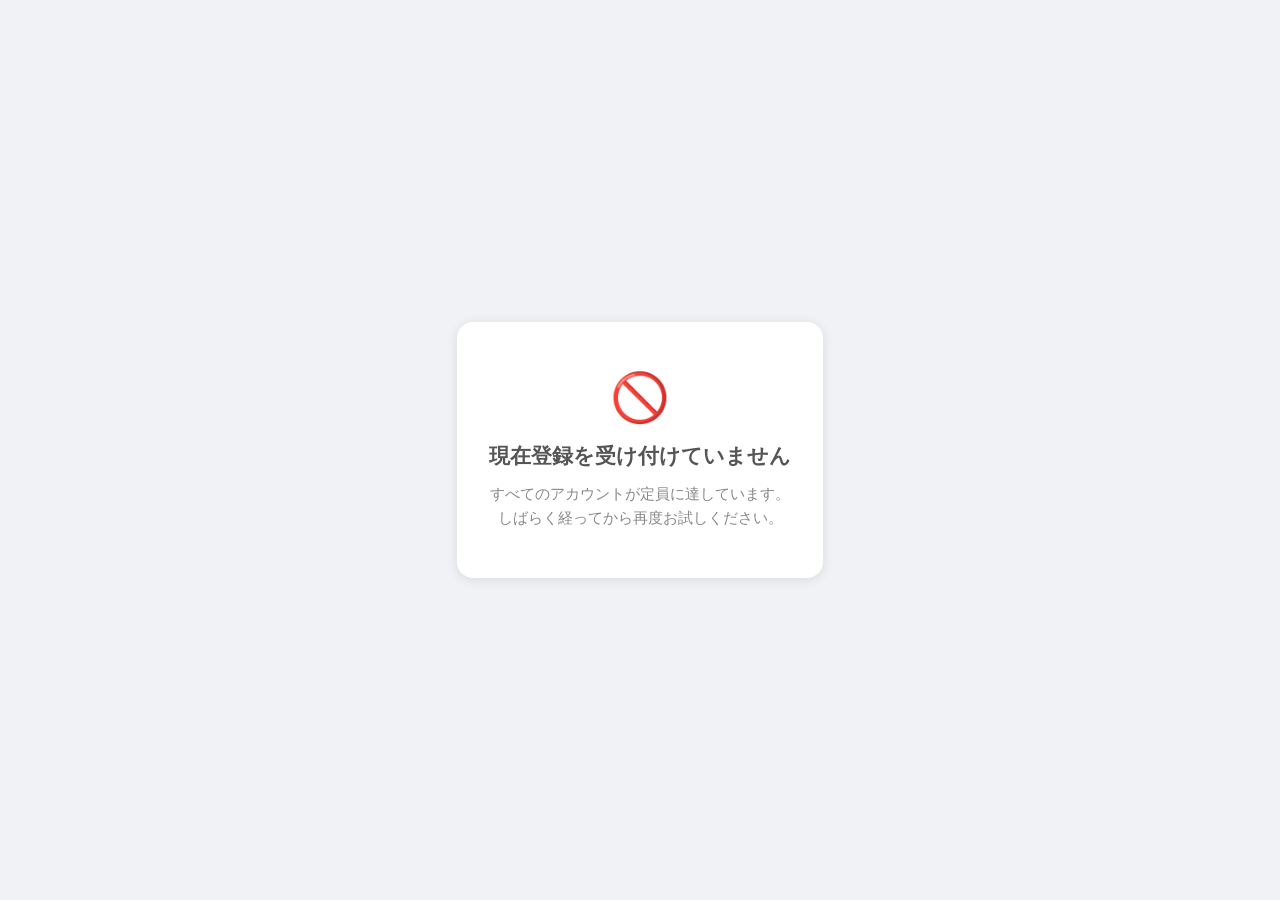
<file: templates/full.html>
<!DOCTYPE html>
<html lang="ja">
<head>
    <meta charset="UTF-8">
    <meta name="viewport" content="width=device-width, initial-scale=1.0">
    <title>登録受付停止中</title>
    <style>
        * { margin: 0; padding: 0; box-sizing: border-box; }
        body {
            font-family: -apple-system, BlinkMacSystemFont, "Segoe UI", Roboto, "Helvetica Neue", Arial, sans-serif;
            background: #f0f2f5;
            color: #333;
            display: flex;
            align-items: center;
            justify-content: center;
            min-height: 100vh;
        }
        .card {
            background: #fff;
            border-radius: 16px;
            padding: 48px 32px;
            text-align: center;
            max-width: 400px;
            box-shadow: 0 2px 12px rgba(0,0,0,0.1);
        }
        .icon { font-size: 3rem; margin-bottom: 16px; }
        h1 { font-size: 1.3rem; margin-bottom: 12px; color: #555; }
        p { color: #888; font-size: 0.95rem; line-height: 1.6; }
    </style>
</head>
<body>
    <div class="card">
        <div class="icon">&#128683;</div>
        <h1>現在登録を受け付けていません</h1>
        <p>すべてのアカウントが定員に達しています。<br>しばらく経ってから再度お試しください。</p>
    </div>
</body>
</html>
</file>
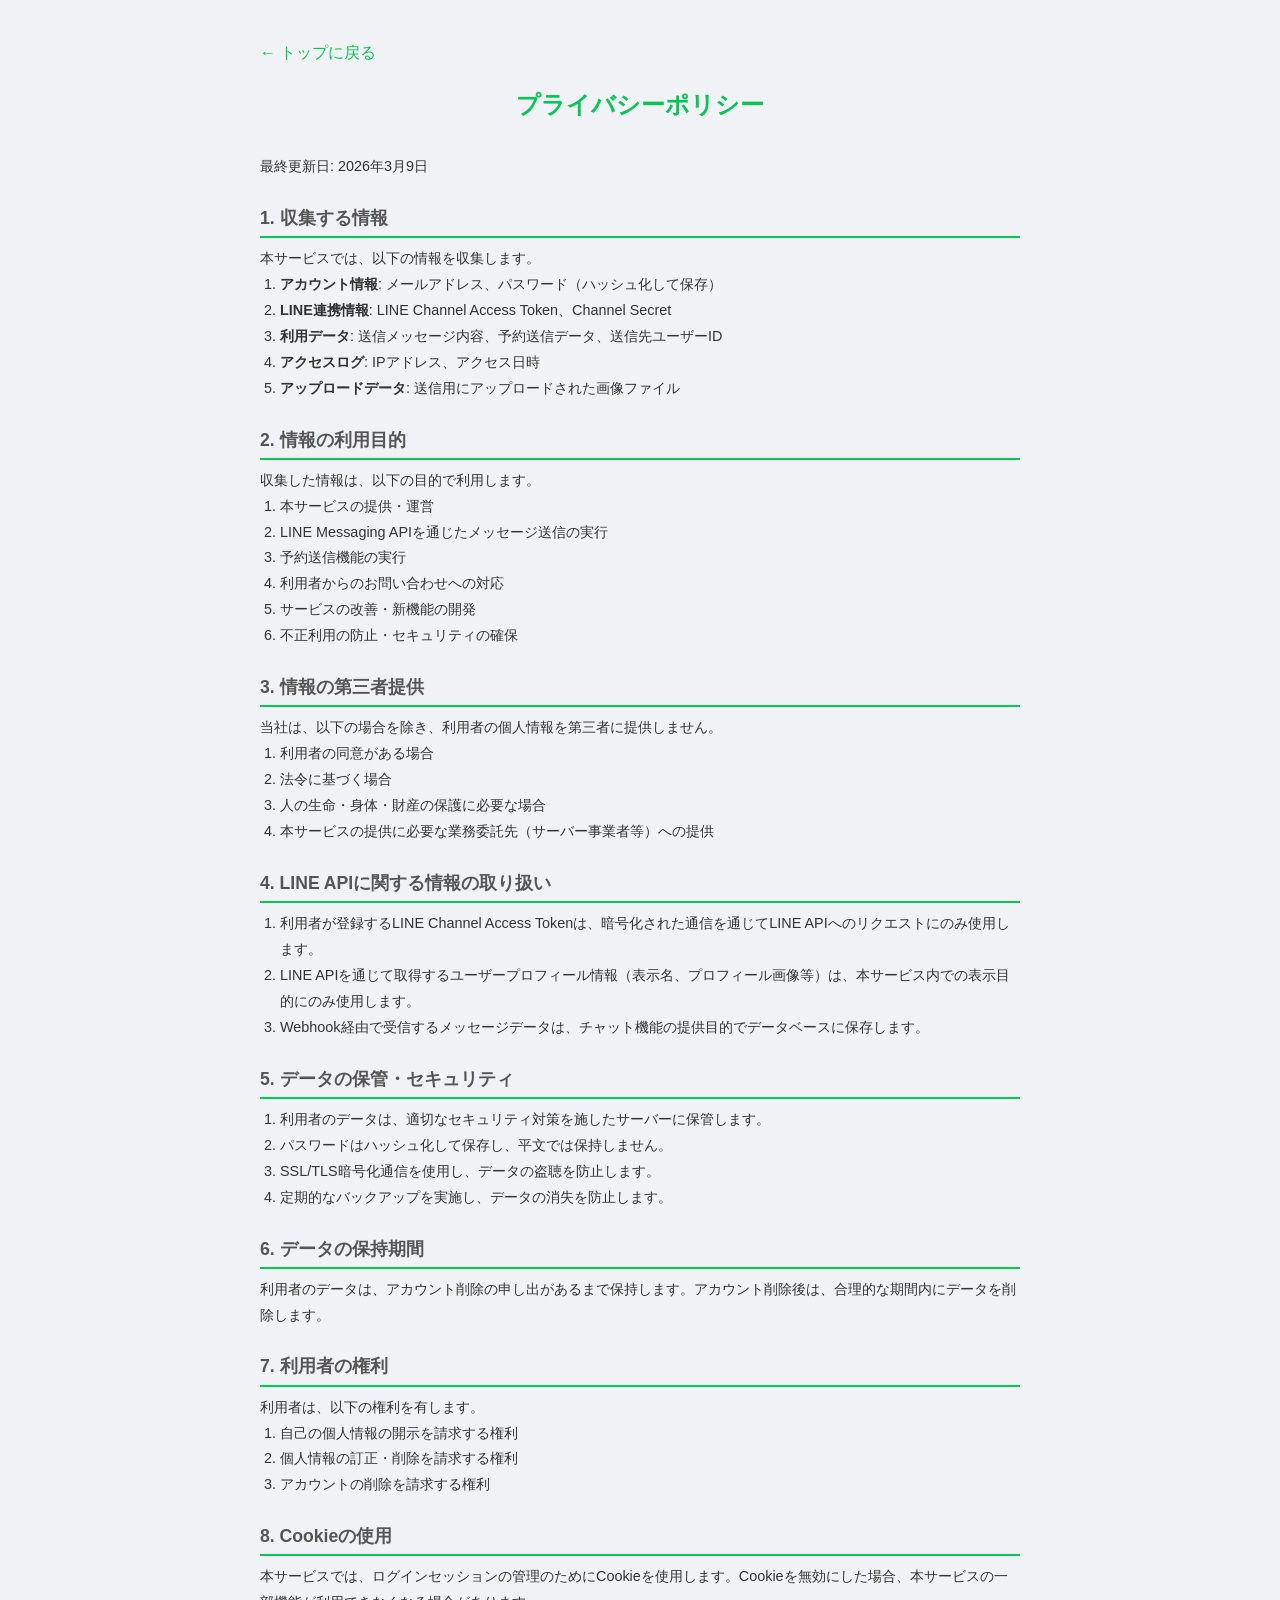
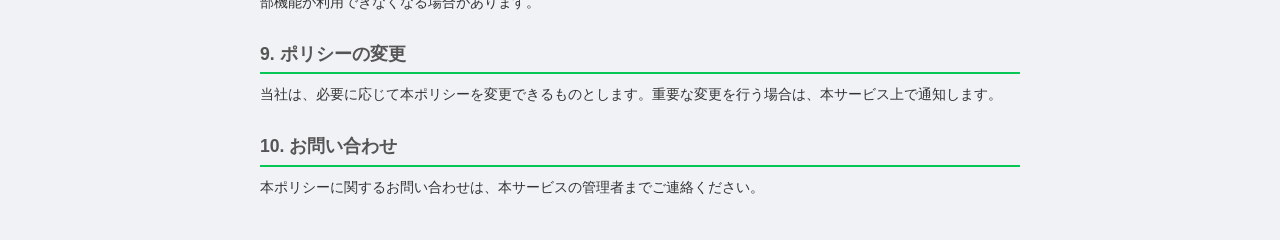
<file: templates/privacy.html>
<!DOCTYPE html>
<html lang="ja">
<head>
    <meta charset="UTF-8">
    <meta name="viewport" content="width=device-width, initial-scale=1.0">
    <title>プライバシーポリシー - LINE MultiSender</title>
    <link rel="stylesheet" href="/static/style.css">
    <style>
        .legal-container { max-width: 800px; margin: 40px auto; padding: 0 20px; }
        .legal-container h1 { font-size: 1.5rem; margin-bottom: 30px; }
        .legal-container h2 { font-size: 1.1rem; margin-top: 24px; margin-bottom: 8px; }
        .legal-container p, .legal-container li { font-size: 0.9rem; line-height: 1.8; color: #333; }
        .legal-container ol { padding-left: 20px; }
        .legal-container .back-link { display: inline-block; margin-bottom: 20px; color: #06c755; text-decoration: none; }
    </style>
</head>
<body>
    <div class="legal-container">
        <a href="/" class="back-link">&larr; トップに戻る</a>
        <h1>プライバシーポリシー</h1>
        <p>最終更新日: 2026年3月9日</p>

        <h2>1. 収集する情報</h2>
        <p>本サービスでは、以下の情報を収集します。</p>
        <ol>
            <li><strong>アカウント情報</strong>: メールアドレス、パスワード（ハッシュ化して保存）</li>
            <li><strong>LINE連携情報</strong>: LINE Channel Access Token、Channel Secret</li>
            <li><strong>利用データ</strong>: 送信メッセージ内容、予約送信データ、送信先ユーザーID</li>
            <li><strong>アクセスログ</strong>: IPアドレス、アクセス日時</li>
            <li><strong>アップロードデータ</strong>: 送信用にアップロードされた画像ファイル</li>
        </ol>

        <h2>2. 情報の利用目的</h2>
        <p>収集した情報は、以下の目的で利用します。</p>
        <ol>
            <li>本サービスの提供・運営</li>
            <li>LINE Messaging APIを通じたメッセージ送信の実行</li>
            <li>予約送信機能の実行</li>
            <li>利用者からのお問い合わせへの対応</li>
            <li>サービスの改善・新機能の開発</li>
            <li>不正利用の防止・セキュリティの確保</li>
        </ol>

        <h2>3. 情報の第三者提供</h2>
        <p>当社は、以下の場合を除き、利用者の個人情報を第三者に提供しません。</p>
        <ol>
            <li>利用者の同意がある場合</li>
            <li>法令に基づく場合</li>
            <li>人の生命・身体・財産の保護に必要な場合</li>
            <li>本サービスの提供に必要な業務委託先（サーバー事業者等）への提供</li>
        </ol>

        <h2>4. LINE APIに関する情報の取り扱い</h2>
        <ol>
            <li>利用者が登録するLINE Channel Access Tokenは、暗号化された通信を通じてLINE APIへのリクエストにのみ使用します。</li>
            <li>LINE APIを通じて取得するユーザープロフィール情報（表示名、プロフィール画像等）は、本サービス内での表示目的にのみ使用します。</li>
            <li>Webhook経由で受信するメッセージデータは、チャット機能の提供目的でデータベースに保存します。</li>
        </ol>

        <h2>5. データの保管・セキュリティ</h2>
        <ol>
            <li>利用者のデータは、適切なセキュリティ対策を施したサーバーに保管します。</li>
            <li>パスワードはハッシュ化して保存し、平文では保持しません。</li>
            <li>SSL/TLS暗号化通信を使用し、データの盗聴を防止します。</li>
            <li>定期的なバックアップを実施し、データの消失を防止します。</li>
        </ol>

        <h2>6. データの保持期間</h2>
        <p>利用者のデータは、アカウント削除の申し出があるまで保持します。アカウント削除後は、合理的な期間内にデータを削除します。</p>

        <h2>7. 利用者の権利</h2>
        <p>利用者は、以下の権利を有します。</p>
        <ol>
            <li>自己の個人情報の開示を請求する権利</li>
            <li>個人情報の訂正・削除を請求する権利</li>
            <li>アカウントの削除を請求する権利</li>
        </ol>

        <h2>8. Cookieの使用</h2>
        <p>本サービスでは、ログインセッションの管理のためにCookieを使用します。Cookieを無効にした場合、本サービスの一部機能が利用できなくなる場合があります。</p>

        <h2>9. ポリシーの変更</h2>
        <p>当社は、必要に応じて本ポリシーを変更できるものとします。重要な変更を行う場合は、本サービス上で通知します。</p>

        <h2>10. お問い合わせ</h2>
        <p>本ポリシーに関するお問い合わせは、本サービスの管理者までご連絡ください。</p>
    </div>
</body>
</html>
</file>
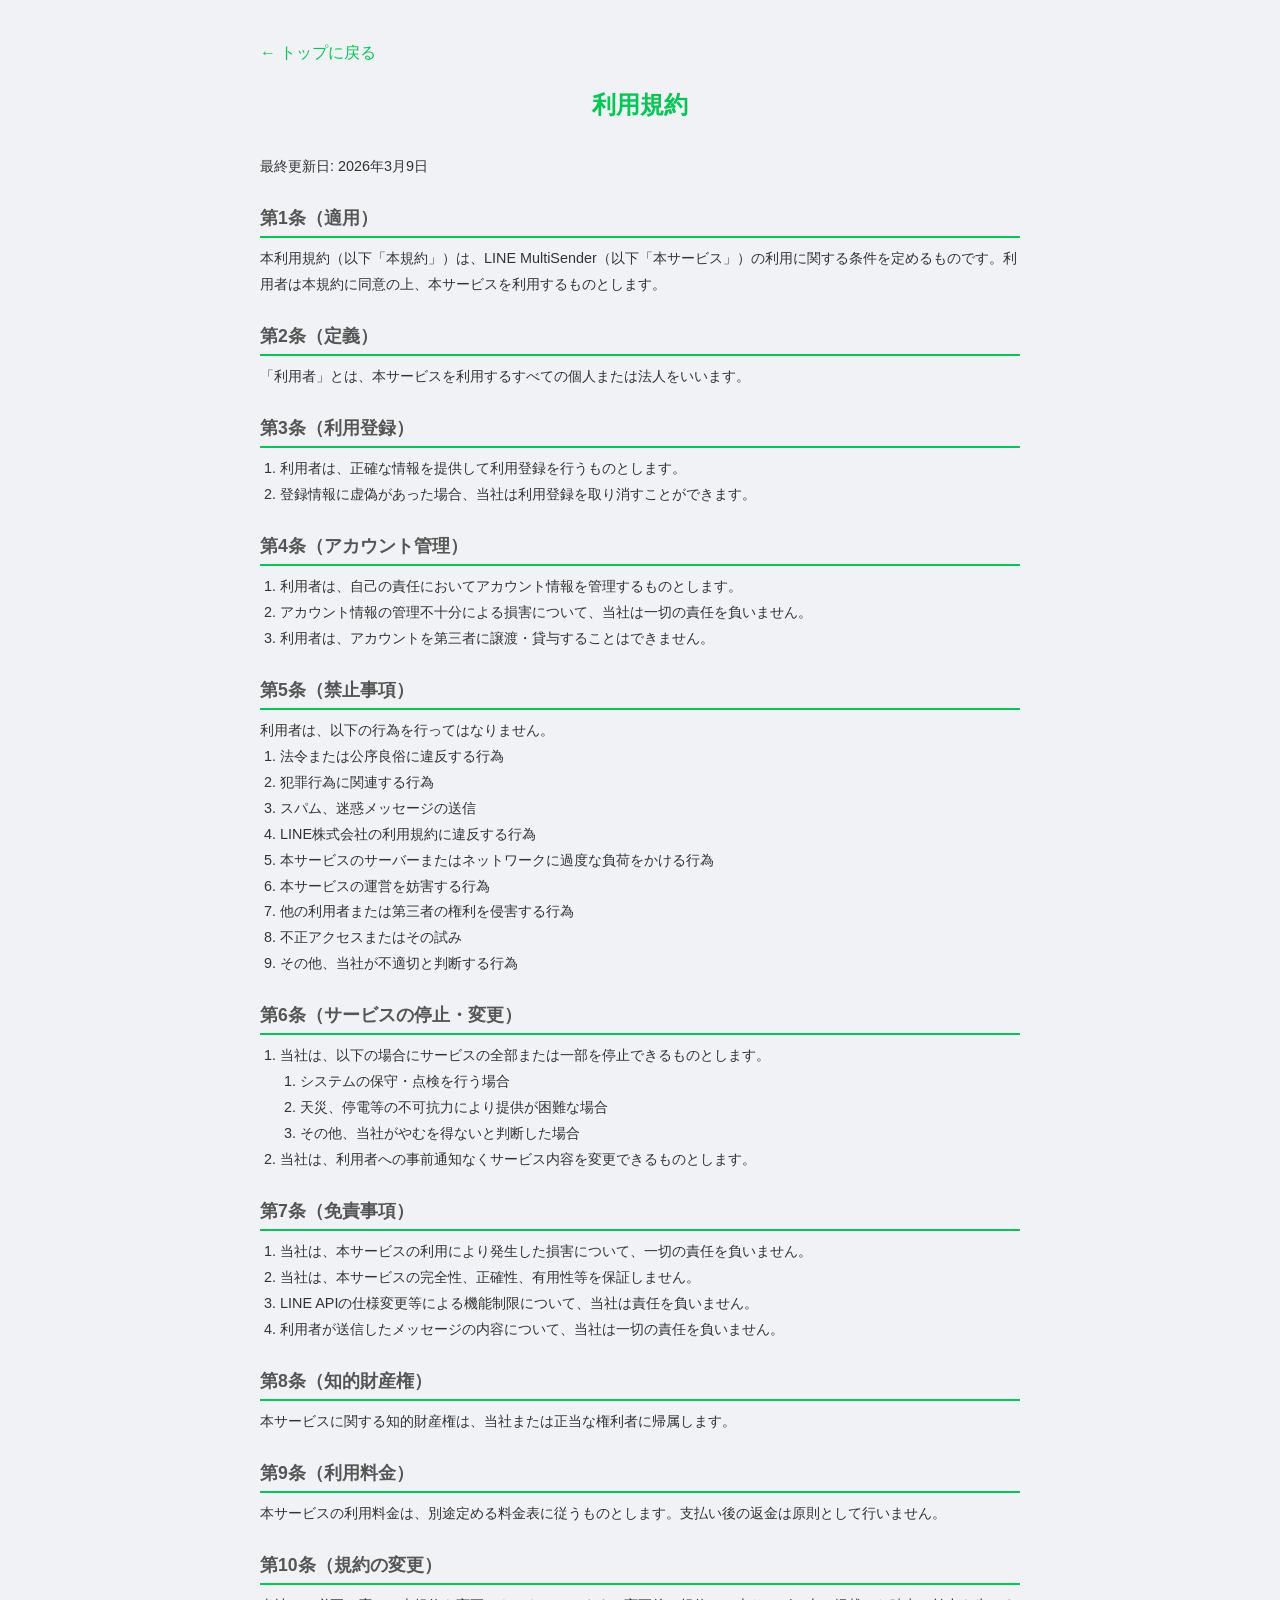
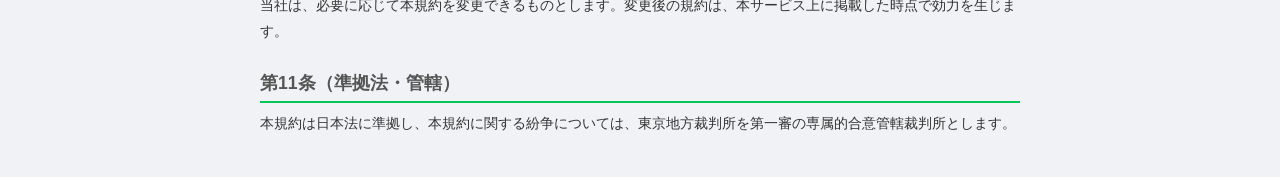
<file: templates/terms.html>
<!DOCTYPE html>
<html lang="ja">
<head>
    <meta charset="UTF-8">
    <meta name="viewport" content="width=device-width, initial-scale=1.0">
    <title>利用規約 - LINE MultiSender</title>
    <link rel="stylesheet" href="/static/style.css">
    <style>
        .legal-container { max-width: 800px; margin: 40px auto; padding: 0 20px; }
        .legal-container h1 { font-size: 1.5rem; margin-bottom: 30px; }
        .legal-container h2 { font-size: 1.1rem; margin-top: 24px; margin-bottom: 8px; }
        .legal-container p, .legal-container li { font-size: 0.9rem; line-height: 1.8; color: #333; }
        .legal-container ol { padding-left: 20px; }
        .legal-container .back-link { display: inline-block; margin-bottom: 20px; color: #06c755; text-decoration: none; }
    </style>
</head>
<body>
    <div class="legal-container">
        <a href="/" class="back-link">&larr; トップに戻る</a>
        <h1>利用規約</h1>
        <p>最終更新日: 2026年3月9日</p>

        <h2>第1条（適用）</h2>
        <p>本利用規約（以下「本規約」）は、LINE MultiSender（以下「本サービス」）の利用に関する条件を定めるものです。利用者は本規約に同意の上、本サービスを利用するものとします。</p>

        <h2>第2条（定義）</h2>
        <p>「利用者」とは、本サービスを利用するすべての個人または法人をいいます。</p>

        <h2>第3条（利用登録）</h2>
        <ol>
            <li>利用者は、正確な情報を提供して利用登録を行うものとします。</li>
            <li>登録情報に虚偽があった場合、当社は利用登録を取り消すことができます。</li>
        </ol>

        <h2>第4条（アカウント管理）</h2>
        <ol>
            <li>利用者は、自己の責任においてアカウント情報を管理するものとします。</li>
            <li>アカウント情報の管理不十分による損害について、当社は一切の責任を負いません。</li>
            <li>利用者は、アカウントを第三者に譲渡・貸与することはできません。</li>
        </ol>

        <h2>第5条（禁止事項）</h2>
        <p>利用者は、以下の行為を行ってはなりません。</p>
        <ol>
            <li>法令または公序良俗に違反する行為</li>
            <li>犯罪行為に関連する行為</li>
            <li>スパム、迷惑メッセージの送信</li>
            <li>LINE株式会社の利用規約に違反する行為</li>
            <li>本サービスのサーバーまたはネットワークに過度な負荷をかける行為</li>
            <li>本サービスの運営を妨害する行為</li>
            <li>他の利用者または第三者の権利を侵害する行為</li>
            <li>不正アクセスまたはその試み</li>
            <li>その他、当社が不適切と判断する行為</li>
        </ol>

        <h2>第6条（サービスの停止・変更）</h2>
        <ol>
            <li>当社は、以下の場合にサービスの全部または一部を停止できるものとします。
                <ol>
                    <li>システムの保守・点検を行う場合</li>
                    <li>天災、停電等の不可抗力により提供が困難な場合</li>
                    <li>その他、当社がやむを得ないと判断した場合</li>
                </ol>
            </li>
            <li>当社は、利用者への事前通知なくサービス内容を変更できるものとします。</li>
        </ol>

        <h2>第7条（免責事項）</h2>
        <ol>
            <li>当社は、本サービスの利用により発生した損害について、一切の責任を負いません。</li>
            <li>当社は、本サービスの完全性、正確性、有用性等を保証しません。</li>
            <li>LINE APIの仕様変更等による機能制限について、当社は責任を負いません。</li>
            <li>利用者が送信したメッセージの内容について、当社は一切の責任を負いません。</li>
        </ol>

        <h2>第8条（知的財産権）</h2>
        <p>本サービスに関する知的財産権は、当社または正当な権利者に帰属します。</p>

        <h2>第9条（利用料金）</h2>
        <p>本サービスの利用料金は、別途定める料金表に従うものとします。支払い後の返金は原則として行いません。</p>

        <h2>第10条（規約の変更）</h2>
        <p>当社は、必要に応じて本規約を変更できるものとします。変更後の規約は、本サービス上に掲載した時点で効力を生じます。</p>

        <h2>第11条（準拠法・管轄）</h2>
        <p>本規約は日本法に準拠し、本規約に関する紛争については、東京地方裁判所を第一審の専属的合意管轄裁判所とします。</p>
    </div>
</body>
</html>
</file>
<file: static/style.css>
* {
    margin: 0;
    padding: 0;
    box-sizing: border-box;
}

body {
    font-family: -apple-system, BlinkMacSystemFont, "Segoe UI", Roboto, "Helvetica Neue", Arial, sans-serif;
    background: #f0f2f5;
    color: #333;
    line-height: 1.6;
}

.container {
    max-width: 720px;
    margin: 0 auto;
    padding: 24px 16px;
}

h1 {
    text-align: center;
    color: #06c755;
    margin-bottom: 24px;
    font-size: 1.6rem;
}

h2 {
    font-size: 1.1rem;
    margin-bottom: 12px;
    color: #555;
    border-bottom: 2px solid #06c755;
    padding-bottom: 4px;
}

.section {
    background: #fff;
    border-radius: 12px;
    padding: 20px;
    margin-bottom: 16px;
    box-shadow: 0 1px 4px rgba(0, 0, 0, 0.08);
}

/* アカウント追加 */
.add-account {
    display: flex;
    gap: 8px;
    margin-bottom: 8px;
}

.add-account input {
    flex: 1;
    padding: 10px 12px;
    border: 1px solid #ddd;
    border-radius: 8px;
    font-size: 0.9rem;
}

.add-account input:focus {
    outline: none;
    border-color: #06c755;
}

.add-account button {
    padding: 10px 20px;
    background: #06c755;
    color: #fff;
    border: none;
    border-radius: 8px;
    cursor: pointer;
    font-weight: bold;
    white-space: nowrap;
}

.add-account button:hover {
    background: #05b04a;
}

.add-account button:disabled {
    background: #ccc;
    cursor: not-allowed;
}

.add-account-extra {
    display: flex;
    gap: 8px;
    margin-bottom: 12px;
}

.add-account-extra input {
    flex: 1;
    padding: 8px 12px;
    border: 1px solid #ddd;
    border-radius: 8px;
    font-size: 0.85rem;
}

.add-account-extra input:focus {
    outline: none;
    border-color: #06c755;
}

.add-account-extra input[type="number"] {
    max-width: 160px;
}

/* アカウントリスト */
.account-list {
    display: flex;
    flex-direction: column;
    gap: 8px;
}

.empty-msg {
    color: #999;
    text-align: center;
    padding: 16px;
    font-size: 0.9rem;
}

.account-item {
    padding: 12px;
    background: #f8f9fa;
    border-radius: 8px;
    transition: background 0.2s;
}

.account-item:hover {
    background: #e8f5e9;
}

.account-header {
    display: flex;
    align-items: center;
    gap: 10px;
}

.account-header input[type="checkbox"] {
    width: 18px;
    height: 18px;
    accent-color: #06c755;
    cursor: pointer;
}

.account-header .name {
    flex: 1;
    font-weight: 500;
}

.account-header .action-btn {
    background: none;
    border: 1px solid #ddd;
    color: #666;
    cursor: pointer;
    font-size: 0.8rem;
    padding: 3px 8px;
    border-radius: 4px;
    transition: all 0.2s;
}

.account-header .action-btn:hover {
    border-color: #06c755;
    color: #06c755;
}

.account-header .delete-btn {
    background: none;
    border: none;
    color: #e53935;
    cursor: pointer;
    font-size: 1.2rem;
    padding: 2px 6px;
    border-radius: 4px;
}

.account-header .delete-btn:hover {
    background: #ffebee;
}

/* 友だち数とプログレスバー */
.account-detail {
    margin-top: 8px;
    padding-left: 28px;
}

.friend-info {
    display: flex;
    align-items: center;
    gap: 8px;
    font-size: 0.85rem;
    color: #666;
    margin-bottom: 4px;
}

.friend-info .count {
    font-weight: 600;
    color: #333;
}

.progress-bar {
    width: 100%;
    height: 8px;
    background: #e0e0e0;
    border-radius: 4px;
    overflow: hidden;
    margin-bottom: 6px;
}

.progress-bar .fill {
    height: 100%;
    border-radius: 4px;
    transition: width 0.3s ease;
}

.progress-bar .fill.green { background: #06c755; }
.progress-bar .fill.yellow { background: #ffc107; }
.progress-bar .fill.red { background: #e53935; }

/* Webhook URL */
.webhook-info {
    display: flex;
    align-items: center;
    gap: 6px;
    font-size: 0.8rem;
    color: #888;
    margin-top: 4px;
}

.webhook-info code {
    background: #f0f2f5;
    padding: 2px 8px;
    border-radius: 4px;
    font-size: 0.75rem;
    word-break: break-all;
    flex: 1;
}

.copy-btn {
    background: none;
    border: 1px solid #ddd;
    border-radius: 4px;
    cursor: pointer;
    padding: 2px 6px;
    font-size: 0.85rem;
    transition: all 0.2s;
}

.copy-btn:hover {
    border-color: #06c755;
    background: #e8f5e9;
}

/* 登録URLセクション */
.register-url-box {
    display: flex;
    align-items: center;
    gap: 8px;
    background: #f8f9fa;
    padding: 10px 14px;
    border-radius: 8px;
    margin-bottom: 8px;
}

.register-url-box code {
    flex: 1;
    font-size: 0.9rem;
    word-break: break-all;
    color: #06c755;
    font-weight: 600;
}

.hint {
    font-size: 0.8rem;
    color: #999;
    margin-bottom: 12px;
}

.capacity-overview {
    display: flex;
    flex-direction: column;
    gap: 6px;
}

.capacity-row {
    display: flex;
    align-items: center;
    gap: 8px;
    font-size: 0.85rem;
    padding: 6px 10px;
    background: #f8f9fa;
    border-radius: 6px;
}

.capacity-row .cap-name {
    min-width: 100px;
    font-weight: 500;
}

.capacity-row .cap-bar {
    flex: 1;
    height: 6px;
    background: #e0e0e0;
    border-radius: 3px;
    overflow: hidden;
}

.capacity-row .cap-fill {
    height: 100%;
    border-radius: 3px;
}

.capacity-row .cap-fill.green { background: #06c755; }
.capacity-row .cap-fill.yellow { background: #ffc107; }
.capacity-row .cap-fill.red { background: #e53935; }

.capacity-row .cap-text {
    min-width: 80px;
    text-align: right;
    font-size: 0.8rem;
    color: #666;
}

/* メッセージ入力 */
textarea {
    width: 100%;
    padding: 12px;
    border: 1px solid #ddd;
    border-radius: 8px;
    font-size: 0.95rem;
    resize: vertical;
    font-family: inherit;
}

textarea:focus {
    outline: none;
    border-color: #06c755;
}

.char-count {
    text-align: right;
    color: #999;
    font-size: 0.8rem;
}

.friend-count-badge {
    font-size: 0.8rem;
    color: #888;
    margin-left: auto;
}

.image-attach-area {
    margin-top: 8px;
    display: flex;
    align-items: center;
    gap: 12px;
    flex-wrap: wrap;
}

.image-attach-btn {
    display: inline-flex;
    align-items: center;
    gap: 6px;
    padding: 6px 14px;
    background: #f0f2f5;
    border: 1px solid #ddd;
    border-radius: 8px;
    cursor: pointer;
    font-size: 0.85rem;
    color: #555;
    transition: background 0.15s;
}

.image-attach-btn:hover {
    background: #e8f5e9;
    border-color: #06c755;
    color: #06c755;
}

.broadcast-image-preview {
    display: flex;
    align-items: center;
    gap: 8px;
}

.broadcast-image-preview img {
    max-height: 60px;
    max-width: 100px;
    border-radius: 6px;
    object-fit: cover;
    border: 1px solid #ddd;
    margin-top: 4px;
}

/* 送信モード */
.mode-select {
    display: flex;
    gap: 12px;
    margin-bottom: 12px;
}

.mode-option {
    flex: 1;
    display: flex;
    flex-direction: column;
    align-items: center;
    padding: 12px;
    border: 2px solid #ddd;
    border-radius: 8px;
    cursor: pointer;
    transition: all 0.2s;
}

.mode-option:has(input:checked) {
    border-color: #06c755;
    background: #e8f5e9;
}

.mode-option input[type="radio"] {
    margin-bottom: 4px;
    accent-color: #06c755;
}

.mode-label {
    font-weight: bold;
    font-size: 0.95rem;
}

.mode-desc {
    font-size: 0.8rem;
    color: #888;
}

/* ユーザーID入力 */
#userIdsArea {
    margin-top: 12px;
}

/* 送信ボタン */
.send-btn {
    width: 100%;
    padding: 14px;
    background: #06c755;
    color: #fff;
    border: none;
    border-radius: 8px;
    font-size: 1.1rem;
    font-weight: bold;
    cursor: pointer;
    transition: background 0.2s;
}

.send-btn:hover {
    background: #05b04a;
}

.send-btn:disabled {
    background: #ccc;
    cursor: not-allowed;
}

/* 結果表示 */
.result-item {
    display: flex;
    align-items: center;
    gap: 10px;
    padding: 10px 12px;
    border-radius: 8px;
    margin-bottom: 8px;
}

.result-item.success {
    background: #e8f5e9;
    color: #2e7d32;
}

.result-item.error {
    background: #ffebee;
    color: #c62828;
}

.result-item .icon {
    font-size: 1.3rem;
}

.result-item .detail {
    flex: 1;
}

.result-item .name {
    font-weight: bold;
}

.result-item .msg {
    font-size: 0.85rem;
    margin-top: 2px;
}

/* モーダル */
.modal {
    position: fixed;
    top: 0;
    left: 0;
    right: 0;
    bottom: 0;
    background: rgba(0, 0, 0, 0.4);
    display: flex;
    align-items: center;
    justify-content: center;
    z-index: 1000;
}

.modal-content {
    background: #fff;
    border-radius: 12px;
    padding: 24px;
    width: 360px;
    max-width: 90vw;
}

.modal-content h3 {
    margin-bottom: 16px;
    color: #333;
}

.modal-content label {
    display: block;
    font-size: 0.85rem;
    color: #666;
    margin-bottom: 4px;
    margin-top: 12px;
}

.modal-content label:first-of-type {
    margin-top: 0;
}

.modal-content input {
    width: 100%;
    padding: 8px 12px;
    border: 1px solid #ddd;
    border-radius: 8px;
    font-size: 0.9rem;
}

.modal-content input:focus {
    outline: none;
    border-color: #06c755;
}

.modal-actions {
    display: flex;
    gap: 8px;
    margin-top: 20px;
    justify-content: flex-end;
}

.modal-cancel {
    padding: 8px 16px;
    background: #f0f2f5;
    border: none;
    border-radius: 8px;
    cursor: pointer;
    font-size: 0.9rem;
}

.modal-cancel:hover {
    background: #e0e0e0;
}

.modal-save {
    padding: 8px 20px;
    background: #06c755;
    color: #fff;
    border: none;
    border-radius: 8px;
    cursor: pointer;
    font-weight: bold;
    font-size: 0.9rem;
}

.modal-save:hover {
    background: #05b04a;
}

/* 予約送信トグル */
.schedule-toggle {
    margin-bottom: 12px;
}

.schedule-check-label {
    display: flex;
    align-items: center;
    gap: 8px;
    cursor: pointer;
    font-size: 0.95rem;
    font-weight: 500;
}

.schedule-check-label input[type="checkbox"] {
    width: 18px;
    height: 18px;
    accent-color: #06c755;
    cursor: pointer;
}

.schedule-input {
    margin-top: 10px;
}

.schedule-input input[type="datetime-local"] {
    width: 100%;
    padding: 10px 12px;
    border: 1px solid #ddd;
    border-radius: 8px;
    font-size: 0.95rem;
    font-family: inherit;
}

.schedule-input input[type="datetime-local"]:focus {
    outline: none;
    border-color: #06c755;
}

/* 予約一覧 */
.schedule-card {
    background: #f8f9fa;
    border-radius: 8px;
    padding: 12px;
    margin-bottom: 8px;
    border-left: 4px solid #06c755;
}

.schedule-header {
    display: flex;
    justify-content: space-between;
    align-items: center;
    margin-bottom: 6px;
}

.schedule-time {
    font-weight: 600;
    font-size: 0.95rem;
    color: #06c755;
}

.schedule-cancel-btn {
    background: none;
    border: none;
    color: #e53935;
    cursor: pointer;
    font-size: 1.1rem;
    padding: 2px 6px;
    border-radius: 4px;
}

.schedule-cancel-btn:hover {
    background: #ffebee;
}

.schedule-body {
    padding-left: 2px;
}

.schedule-msg {
    font-size: 0.9rem;
    color: #333;
    margin-bottom: 4px;
}

.schedule-meta {
    font-size: 0.8rem;
    color: #888;
}

/* ─── ユーザーバー ─────────────────────────────── */
.user-bar {
    background: #06c755;
    color: #fff;
    padding: 8px 16px;
    font-size: 0.85rem;
}

.user-bar-inner {
    max-width: 720px;
    margin: 0 auto;
    display: flex;
    justify-content: space-between;
    align-items: center;
}

.user-email {
    font-weight: 600;
}

.user-bar-links {
    display: flex;
    gap: 16px;
}

.user-bar-links a {
    color: #fff;
    text-decoration: none;
    opacity: 0.9;
    transition: opacity 0.2s;
}

.user-bar-links a:hover {
    opacity: 1;
    text-decoration: underline;
}

/* ─── ログインページ ──────────────────────────── */
.login-wrapper {
    min-height: 100vh;
    display: flex;
    align-items: center;
    justify-content: center;
    background: #f0f2f5;
}

.login-card {
    background: #fff;
    border-radius: 16px;
    padding: 40px 32px;
    width: 380px;
    max-width: 90vw;
    box-shadow: 0 4px 20px rgba(0, 0, 0, 0.1);
}

.login-header {
    text-align: center;
    margin-bottom: 28px;
}

.login-header h1 {
    color: #06c755;
    font-size: 1.6rem;
    margin-bottom: 6px;
}

.login-header p {
    color: #888;
    font-size: 0.9rem;
}

.login-field {
    margin-bottom: 16px;
}

.login-field label {
    display: block;
    font-size: 0.85rem;
    color: #555;
    margin-bottom: 4px;
    font-weight: 500;
}

.login-field input {
    width: 100%;
    padding: 10px 12px;
    border: 1px solid #ddd;
    border-radius: 8px;
    font-size: 0.95rem;
}

.login-field input:focus {
    outline: none;
    border-color: #06c755;
}

.login-btn {
    width: 100%;
    padding: 12px;
    background: #06c755;
    color: #fff;
    border: none;
    border-radius: 8px;
    font-size: 1rem;
    font-weight: bold;
    cursor: pointer;
    margin-top: 8px;
    transition: background 0.2s;
}

.login-btn:hover {
    background: #05b04a;
}

.login-error {
    background: #ffebee;
    color: #c62828;
    padding: 10px 14px;
    border-radius: 8px;
    font-size: 0.85rem;
    margin-bottom: 16px;
}

/* ─── 管理画面 ────────────────────────────────── */
.admin-form {
    display: flex;
    gap: 8px;
    align-items: center;
    flex-wrap: wrap;
}

.admin-form input[type="text"],
.admin-form input[type="password"] {
    flex: 1;
    min-width: 140px;
    padding: 8px 12px;
    border: 1px solid #ddd;
    border-radius: 8px;
    font-size: 0.9rem;
}

.admin-form input:focus {
    outline: none;
    border-color: #06c755;
}

.admin-check-label {
    display: flex;
    align-items: center;
    gap: 4px;
    font-size: 0.9rem;
    white-space: nowrap;
    cursor: pointer;
}

.admin-check-label input[type="checkbox"] {
    width: 16px;
    height: 16px;
    accent-color: #06c755;
}

.add-user-btn {
    padding: 8px 20px;
    background: #06c755;
    color: #fff;
    border: none;
    border-radius: 8px;
    cursor: pointer;
    font-weight: bold;
    font-size: 0.9rem;
    white-space: nowrap;
}

.add-user-btn:hover {
    background: #05b04a;
}

.admin-table-wrap {
    overflow-x: auto;
}

.admin-table {
    width: 100%;
    border-collapse: collapse;
    font-size: 0.9rem;
}

.admin-table th,
.admin-table td {
    padding: 10px 12px;
    text-align: left;
    border-bottom: 1px solid #eee;
}

.admin-table th {
    background: #f8f9fa;
    color: #555;
    font-weight: 600;
    font-size: 0.8rem;
    text-transform: uppercase;
}

.admin-table tr:hover {
    background: #f8f9fa;
}

.badge {
    display: inline-block;
    padding: 2px 10px;
    border-radius: 12px;
    font-size: 0.75rem;
    font-weight: 600;
}

.badge-admin {
    background: #e8f5e9;
    color: #2e7d32;
}

.badge-user {
    background: #f0f2f5;
    color: #666;
}

.action-cell {
    display: flex;
    gap: 6px;
}

.btn-reset {
    padding: 4px 10px;
    background: #fff;
    border: 1px solid #06c755;
    color: #06c755;
    border-radius: 6px;
    cursor: pointer;
    font-size: 0.8rem;
    white-space: nowrap;
}

.btn-reset:hover {
    background: #e8f5e9;
}

.btn-delete-user {
    padding: 4px 10px;
    background: #fff;
    border: 1px solid #e53935;
    color: #e53935;
    border-radius: 6px;
    cursor: pointer;
    font-size: 0.8rem;
    white-space: nowrap;
}

.btn-delete-user:hover {
    background: #ffebee;
}

/* ユーティリティ */
.hidden {
    display: none !important;
}

/* ローディング */
.loading {
    display: inline-block;
    width: 18px;
    height: 18px;
    border: 3px solid #fff;
    border-top-color: transparent;
    border-radius: 50%;
    animation: spin 0.8s linear infinite;
    vertical-align: middle;
    margin-right: 8px;
}

@keyframes spin {
    to { transform: rotate(360deg); }
}

/* ─── 友だち一覧 ──────────────────────────────── */

.friends-toolbar {
    display: flex;
    gap: 12px;
    align-items: center;
    flex-wrap: wrap;
    margin-bottom: 16px;
}

.friends-search input {
    padding: 8px 14px;
    border: 1px solid #ddd;
    border-radius: 8px;
    font-size: 0.9rem;
    width: 200px;
}

.friends-search input:focus {
    outline: none;
    border-color: #06c755;
}

.friends-filter {
    display: flex;
    gap: 8px;
}

.friends-filter select {
    padding: 8px 10px;
    border: 1px solid #ddd;
    border-radius: 8px;
    font-size: 0.85rem;
    background: #fff;
}

.friends-count {
    margin-left: auto;
    font-size: 0.85rem;
    color: #888;
    font-weight: bold;
}

.friends-list {
    display: flex;
    flex-direction: column;
}

.friend-item {
    display: flex;
    align-items: center;
    gap: 12px;
    padding: 12px 0;
    border-bottom: 1px solid #f0f2f5;
}

.friend-avatar {
    width: 42px;
    height: 42px;
    border-radius: 50%;
    object-fit: cover;
    flex-shrink: 0;
}

.friend-info {
    flex: 1;
    min-width: 0;
}

.friend-name {
    font-weight: 600;
    font-size: 0.95rem;
    overflow: hidden;
    text-overflow: ellipsis;
    white-space: nowrap;
}

.friend-meta {
    display: flex;
    gap: 10px;
    margin-top: 3px;
    font-size: 0.8rem;
    color: #888;
}

.friend-account {
    color: #06c755;
}

.friend-status {
    font-weight: bold;
}

.status-active {
    color: #06c755;
}

.status-blocked {
    color: #e53935;
}

.friend-msgs {
    color: #999;
}

.friend-date {
    font-size: 0.78rem;
    color: #aaa;
    flex-shrink: 0;
}

@media (max-width: 520px) {
    .friends-toolbar {
        flex-direction: column;
        align-items: stretch;
    }

    .friends-search input {
        width: 100%;
    }

    .friends-count {
        margin-left: 0;
    }
}

/* ─── チャット画面 ──────────────────────────────── */

.chat-bar-inner {
    max-width: 1100px;
}

/* 未読バッジ（ナビバー） */
.nav-badge {
    background: #e53935;
    color: #fff;
    font-size: 0.65rem;
    font-weight: bold;
    padding: 1px 5px;
    border-radius: 8px;
    margin-left: 3px;
    vertical-align: super;
}

.active-link {
    font-weight: bold;
    text-decoration: underline !important;
    opacity: 1 !important;
}

.chat-container {
    display: flex;
    height: calc(100vh - 40px);
    max-width: 1100px;
    margin: 0 auto;
    background: #fff;
}

/* サイドバー */
.chat-sidebar {
    width: 300px;
    min-width: 300px;
    border-right: 1px solid #e0e0e0;
    display: flex;
    flex-direction: column;
    background: #fff;
}

.chat-sidebar-header {
    padding: 16px;
    border-bottom: 1px solid #e0e0e0;
}

.chat-sidebar-header h2 {
    margin: 0;
    font-size: 1.1rem;
    color: #06c755;
    border: none;
    padding: 0;
}

.chat-conv-list {
    flex: 1;
    overflow-y: auto;
}

.chat-empty {
    color: #999;
    text-align: center;
    padding: 32px 16px;
    font-size: 0.9rem;
}

/* 会話アイテム */
.conv-item {
    display: flex;
    gap: 10px;
    padding: 12px 16px;
    cursor: pointer;
    border-bottom: 1px solid #f0f2f5;
    transition: background 0.15s;
}

.conv-item:hover {
    background: #f8f9fa;
}

.conv-item.conv-active {
    background: #e8f5e9;
}

.conv-avatar {
    width: 44px;
    height: 44px;
    border-radius: 50%;
    object-fit: cover;
    flex-shrink: 0;
}

.conv-info {
    flex: 1;
    min-width: 0;
    display: flex;
    flex-direction: column;
    gap: 2px;
}

.conv-top {
    display: flex;
    justify-content: space-between;
    align-items: baseline;
}

.conv-name {
    font-weight: 600;
    font-size: 0.9rem;
    overflow: hidden;
    text-overflow: ellipsis;
    white-space: nowrap;
}

.conv-time {
    font-size: 0.72rem;
    color: #999;
    flex-shrink: 0;
    margin-left: 6px;
}

.conv-bottom {
    display: flex;
    justify-content: space-between;
    align-items: center;
}

.conv-last {
    font-size: 0.82rem;
    color: #888;
    overflow: hidden;
    text-overflow: ellipsis;
    white-space: nowrap;
}

.conv-unread {
    background: #06c755;
    color: #fff;
    font-size: 0.7rem;
    font-weight: bold;
    padding: 1px 7px;
    border-radius: 10px;
    flex-shrink: 0;
    margin-left: 6px;
}

.conv-bot {
    font-size: 0.72rem;
    color: #aaa;
}

/* メインエリア */
.chat-main {
    flex: 1;
    display: flex;
    flex-direction: column;
    min-width: 0;
}

.chat-main-placeholder {
    flex: 1;
    display: flex;
    align-items: center;
    justify-content: center;
    color: #bbb;
    font-size: 1rem;
}

.chat-main-active {
    display: flex;
    flex-direction: column;
    height: 100%;
}

.chat-header {
    display: flex;
    align-items: center;
    gap: 10px;
    padding: 12px 16px;
    border-bottom: 1px solid #e0e0e0;
    background: #fafafa;
}

.chat-back-btn {
    display: none;
    background: none;
    border: none;
    font-size: 1.3rem;
    cursor: pointer;
    padding: 4px 8px;
    color: #06c755;
}

.chat-header-avatar {
    width: 36px;
    height: 36px;
    border-radius: 50%;
    object-fit: cover;
}

.chat-header-info {
    display: flex;
    flex-direction: column;
}

.chat-header-name {
    font-weight: 600;
    font-size: 0.95rem;
}

.chat-header-bot {
    font-size: 0.75rem;
    color: #999;
}

/* メッセージエリア */
.chat-messages {
    flex: 1;
    overflow-y: auto;
    padding: 16px;
    display: flex;
    flex-direction: column;
    gap: 8px;
    background: #f0f2f5;
}

.chat-bubble {
    max-width: 70%;
    padding: 10px 14px;
    border-radius: 16px;
    word-break: break-word;
}

.chat-bubble-in {
    align-self: flex-start;
    background: #fff;
    border: 1px solid #e0e0e0;
    border-bottom-left-radius: 4px;
}

.chat-bubble-out {
    align-self: flex-end;
    background: #06c755;
    color: #fff;
    border-bottom-right-radius: 4px;
}

.bubble-text {
    font-size: 0.92rem;
    line-height: 1.5;
    white-space: pre-wrap;
}

.bubble-time {
    font-size: 0.68rem;
    margin-top: 4px;
    opacity: 0.7;
    text-align: right;
}

.chat-bubble-in .bubble-time {
    color: #999;
}

.bubble-image {
    max-width: 220px;
    max-height: 220px;
    border-radius: 8px;
    cursor: pointer;
    display: block;
}

/* 画像プレビュー */
.chat-image-preview {
    display: flex;
    align-items: center;
    gap: 8px;
    padding: 8px 16px;
    background: #f8f9fa;
    border-top: 1px solid #e0e0e0;
}

.chat-image-preview img {
    max-height: 80px;
    max-width: 120px;
    border-radius: 6px;
    object-fit: cover;
}

.image-preview-cancel {
    background: #e53935;
    color: #fff;
    border: none;
    border-radius: 50%;
    width: 24px;
    height: 24px;
    font-size: 1rem;
    cursor: pointer;
    line-height: 1;
    flex-shrink: 0;
}

/* ライトボックス */
.lightbox {
    position: fixed;
    top: 0;
    left: 0;
    width: 100%;
    height: 100%;
    background: rgba(0,0,0,0.85);
    display: flex;
    align-items: center;
    justify-content: center;
    z-index: 9999;
    cursor: pointer;
}

.lightbox img {
    max-width: 90%;
    max-height: 90%;
    border-radius: 4px;
}

/* 入力エリア */
.chat-input-area {
    display: flex;
    gap: 8px;
    padding: 12px 16px;
    border-top: 1px solid #e0e0e0;
    background: #fff;
    align-items: flex-end;
}

.chat-input-area textarea {
    flex: 1;
    padding: 10px 14px;
    border: 1px solid #ddd;
    border-radius: 20px;
    font-size: 0.9rem;
    resize: none;
    max-height: 120px;
    line-height: 1.4;
    font-family: inherit;
}

.chat-input-area textarea:focus {
    outline: none;
    border-color: #06c755;
}

.chat-attach-btn {
    background: none;
    border: none;
    cursor: pointer;
    color: #888;
    padding: 6px;
    border-radius: 50%;
    display: flex;
    align-items: center;
    justify-content: center;
    flex-shrink: 0;
}

.chat-attach-btn:hover {
    color: #06c755;
    background: #f0f2f5;
}

.chat-send-btn {
    padding: 10px 20px;
    background: #06c755;
    color: #fff;
    border: none;
    border-radius: 20px;
    cursor: pointer;
    font-weight: bold;
    font-size: 0.9rem;
    white-space: nowrap;
    flex-shrink: 0;
}

.chat-send-btn:hover {
    background: #05b04a;
}

.chat-send-btn:disabled {
    background: #ccc;
    cursor: not-allowed;
}

/* ─── ステップ配信 ──────────────────────────────── */

#stepAccountSelect,
#subsScenarioSelect,
#manualFriendSelect {
    width: 100%;
    padding: 10px 12px;
    border: 1px solid #ddd;
    border-radius: 8px;
    font-size: 0.9rem;
    background: #fff;
}

#stepAccountSelect:focus,
#subsScenarioSelect:focus,
#manualFriendSelect:focus {
    outline: none;
    border-color: #06c755;
}

.step-create-row {
    display: flex;
    gap: 8px;
    margin-bottom: 12px;
}

.step-create-row input[type="text"] {
    flex: 1;
    padding: 10px 12px;
    border: 1px solid #ddd;
    border-radius: 8px;
    font-size: 0.9rem;
}

.step-create-row input[type="text"]:focus {
    outline: none;
    border-color: #06c755;
}

.step-scenario-item {
    background: #f8f9fa;
    border-radius: 8px;
    padding: 12px;
    margin-bottom: 8px;
}

.step-scenario-header {
    display: flex;
    align-items: center;
    justify-content: space-between;
    gap: 10px;
    flex-wrap: wrap;
}

.step-scenario-name {
    font-weight: 600;
    font-size: 0.95rem;
}

.step-scenario-controls {
    display: flex;
    align-items: center;
    gap: 10px;
    flex-wrap: wrap;
}

.step-toggle-label {
    display: flex;
    align-items: center;
    gap: 4px;
    font-size: 0.82rem;
    color: #666;
    cursor: pointer;
}

.step-toggle-label input[type="checkbox"] {
    width: 16px;
    height: 16px;
    accent-color: #06c755;
}

.step-msg-card {
    background: #f8f9fa;
    border-radius: 8px;
    padding: 12px;
    margin-bottom: 10px;
    border-left: 4px solid #06c755;
}

.step-msg-header {
    display: flex;
    align-items: center;
    gap: 10px;
    margin-bottom: 8px;
}

.step-msg-num {
    font-weight: 600;
    font-size: 0.95rem;
    color: #06c755;
}

.step-msg-delay {
    font-size: 0.82rem;
    color: #888;
    margin-left: auto;
}

.step-msg-body textarea {
    width: 100%;
    margin-top: 8px;
}

.step-delay-input {
    display: flex;
    align-items: center;
    gap: 6px;
    font-size: 0.85rem;
    color: #555;
}

.step-delay-input input[type="number"] {
    padding: 6px 8px;
    border: 1px solid #ddd;
    border-radius: 6px;
    font-size: 0.85rem;
}

.step-delay-input input[type="number"]:focus {
    outline: none;
    border-color: #06c755;
}

.step-delay-hint {
    color: #999;
    font-size: 0.8rem;
}

.step-img-row {
    display: flex;
    align-items: center;
    gap: 8px;
    margin-top: 8px;
    flex-wrap: wrap;
}

.step-img-preview {
    max-height: 50px;
    max-width: 80px;
    border-radius: 4px;
    object-fit: cover;
    border: 1px solid #ddd;
}

.step-add-row {
    margin-top: 8px;
}

.step-sub-item {
    display: flex;
    align-items: center;
    gap: 12px;
    padding: 10px 0;
    border-bottom: 1px solid #f0f2f5;
}

.step-sub-info {
    flex: 1;
    min-width: 0;
}

.step-sub-name {
    font-weight: 600;
    font-size: 0.9rem;
    display: block;
}

.step-sub-meta {
    font-size: 0.8rem;
    color: #888;
}

/* モバイル対応 */
@media (max-width: 520px) {
    .chat-sidebar {
        width: 100%;
        min-width: 100%;
    }

    .chat-main {
        display: none;
    }

    .chat-sidebar-hidden {
        display: none !important;
    }

    .chat-main-visible {
        display: flex !important;
    }

    .chat-back-btn {
        display: block;
    }

    .chat-bubble {
        max-width: 85%;
    }
}
</file>
